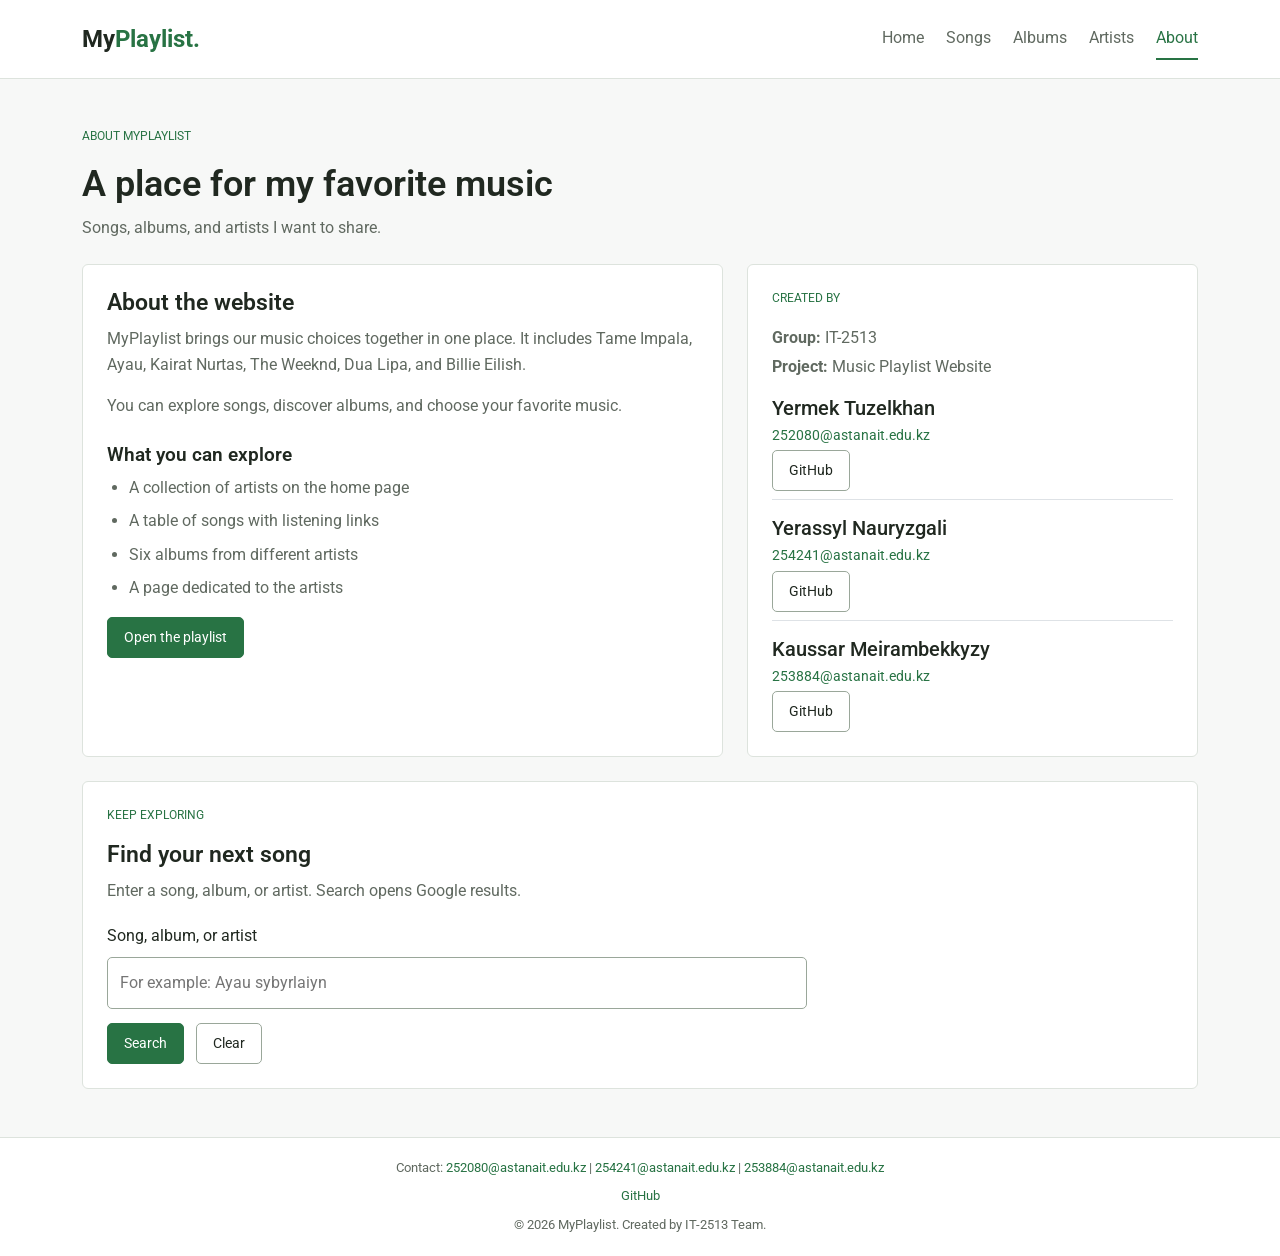
<file: about.html>
<!DOCTYPE html>
<html lang="en">
    <head>
        <meta charset="UTF-8">
        <meta name="viewport" content="width=device-width, initial-scale=1.0">
        <title> About | MyPlaylist </title>
        <link href="https://cdn.jsdelivr.net/npm/bootstrap@5.3.0/dist/css/bootstrap.min.css" rel="stylesheet">
        <link href="https://fonts.googleapis.com/css2?family=Roboto:wght@400;500;600;700&amp;display=swap" rel="stylesheet">
        <link href="css/style.css" rel="stylesheet">
        <link href="css/about.css" rel="stylesheet">
    </head>
    <body>
        <header class="header">
            <div class="container header-container">
                <a href="index.html" class="logo"> My<span>Playlist.</span> </a>
                <nav>
                    <ul class="nav-links">
                        <li>
                            <a href="index.html"> Home </a>
                        </li>
                        <li>
                            <a href="songs.html"> Songs </a>
                        </li>
                        <li>
                            <a href="albums.html"> Albums </a>
                        </li>
                        <li>
                            <a href="artists.html"> Artists </a>
                        </li>
                        <li>
                            <a href="about.html" class="active"> About </a>
                        </li>
                    </ul>
                </nav>
            </div>
        </header>
        <main class="container my-5">
            <section class="page-heading">
                <p class="small-title"> ABOUT MYPLAYLIST </p>
                <h1> A place for my favorite music </h1>
                <p> Songs, albums, and artists I want to share. </p>
            </section>
            <div class="row g-4">
                <div class="col-12 col-lg-7">
                    <section class="panel h-100">
                        <h2> About the website </h2>
                        <p> MyPlaylist brings our music choices together in one place. It includes Tame Impala, Ayau, Kairat Nurtas, The Weeknd, Dua Lipa, and Billie Eilish. </p>
                        <p> You can explore songs, discover albums, and choose your favorite music. </p>
                        <h3 class="mt-4"> What you can explore </h3>
                        <ul class="track-list">
                            <li>
                                A collection of artists on the home page
                            </li>
                            <li>
                                A table of songs with listening links
                            </li>
                            <li>
                                Six albums from different artists
                            </li>
                            <li>
                                A page dedicated to the artists
                            </li>
                        </ul>
                        <a href="songs.html" class="btn music-btn"> Open the playlist </a>
                    </section>
                </div>
                <div class="col-12 col-lg-5">
                    <aside class="panel h-100">
                        <p class="small-title"> CREATED BY </p>
                        <p class="mb-1"><strong>Group:</strong> IT-2513</p>
                        <p class="mb-3"><strong>Project:</strong> Music Playlist Website</p>
                        
                        <!-- Yermek -->
                        <div class="creator-item mb-3 pb-2 border-bottom">
                            <h5 class="mb-1">Yermek Tuzelkhan</h5>
                            <p class="mb-1 small text-muted">
                                <a href="mailto:252080@astanait.edu.kz">252080@astanait.edu.kz</a>
                            </p>
                            <a href="https://github.com/yTuzelkhan" target="_blank" rel="noopener noreferrer" class="btn btn-sm second-btn">GitHub</a>
                        </div>

                        <!-- Yerassyl -->
                        <div class="creator-item mb-3 pb-2 border-bottom">
                            <h5 class="mb-1">Yerassyl Nauryzgali</h5>
                            <p class="mb-1 small text-muted">
                                <a href="mailto:254241@astanait.edu.kz">254241@astanait.edu.kz</a>
                            </p>
                            <a href="https://github.com/Yerassyl077" target="_blank" rel="noopener noreferrer" class="btn btn-sm second-btn">GitHub</a>
                        </div>

                        <!-- Kaussar -->
                        <div class="creator-item">
                            <h5 class="mb-1">Kaussar Meirambekkyzy</h5>
                            <p class="mb-1 small text-muted">
                                <a href="mailto:253884@astanait.edu.kz">253884@astanait.edu.kz</a>
                            </p>
                            <a href="https://github.com/meirambekkausar" target="_blank" rel="noopener noreferrer" class="btn btn-sm second-btn">GitHub</a>
                        </div>
                    </aside>
                </div>
            </div>
            <section class="panel section mt-4" id="music-search">
                <p class="small-title"> KEEP EXPLORING </p>
                <h2> Find your next song </h2>
                <p>Enter a song, album, or artist. Search opens Google results.</p>
                <form action="https://www.google.com/search" method="get">
                    <label for="search_query"> Song, album, or artist </label>
                    <input type="search" id="search_query" name="q" placeholder="For example: Ayau sybyrlaiyn" required>
                    <div class="form-buttons">
                        <button type="submit" class="btn music-btn"> Search </button>
                        <button type="reset" class="btn second-btn"> Clear </button>
                    </div>
                </form>
            </section>
        </main>
        <footer class="footer">
            <div class="container">
                <p> Contact: <a href="mailto:252080@astanait.edu.kz">252080@astanait.edu.kz</a> | <a href="mailto:254241@astanait.edu.kz">254241@astanait.edu.kz</a> | <a href="mailto:253884@astanait.edu.kz">253884@astanait.edu.kz</a> </p>
                <div class="social-links">
                    <a href="https://github.com/yTuzelkhan" target="_blank" rel="noopener noreferrer"> GitHub </a>
                </div>
                <p class="mb-0 text-center"> &copy; 2026 MyPlaylist. Created by IT-2513 Team. </p>
            </div>
        </footer>
    </body>
</html>
</file>
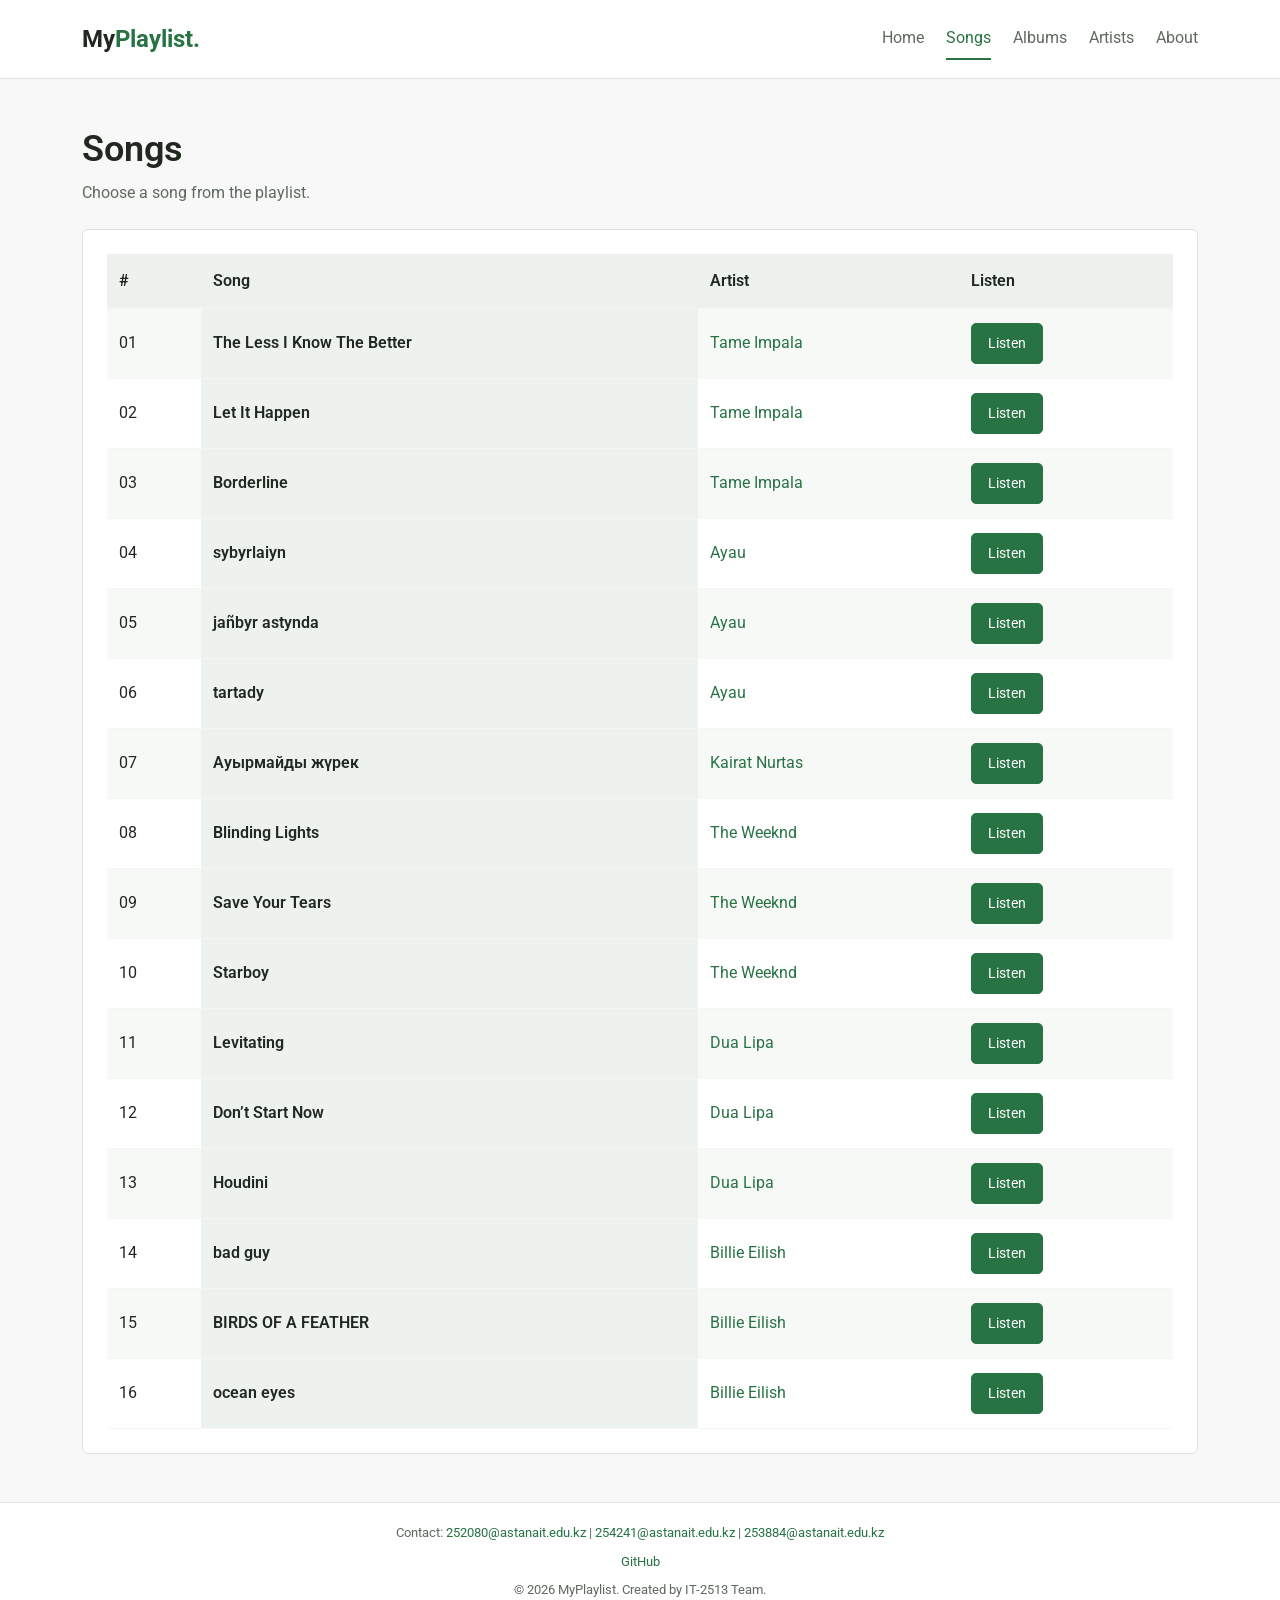
<file: songs.html>
<!DOCTYPE html>
<html lang="en">
    <head>
        <meta charset="UTF-8">
        <meta name="viewport" content="width=device-width, initial-scale=1.0">
        <title> Songs | MyPlaylist </title>
        <link href="https://cdn.jsdelivr.net/npm/bootstrap@5.3.0/dist/css/bootstrap.min.css" rel="stylesheet">
        <link href="https://fonts.googleapis.com/css2?family=Roboto:wght@400;500;600;700&amp;display=swap" rel="stylesheet">
        <link href="css/style.css" rel="stylesheet">
        <link href="css/songs.css" rel="stylesheet">
    </head>
    <body>
        <header class="header">
            <div class="container header-container">
                <a href="index.html" class="logo"> My<span>Playlist.</span> </a>
                <nav>
                    <ul class="nav-links">
                        <li>
                            <a href="index.html"> Home </a>
                        </li>
                        <li>
                            <a href="songs.html" class="active"> Songs </a>
                        </li>
                        <li>
                            <a href="albums.html"> Albums </a>
                        </li>
                        <li>
                            <a href="artists.html"> Artists </a>
                        </li>
                        <li>
                            <a href="about.html"> About </a>
                        </li>
                    </ul>
                </nav>
            </div>
        </header>
        <main class="container my-5">
            <section class="page-heading">
                <h1>Songs</h1>
                <p>Choose a song from the playlist.</p>
            </section>
            <section class="panel">
                <div class="table-responsive">
                    <table class="song-table">
                        <tr>
                            <th scope="col">
                                #
                            </th>
                            <th scope="col">
                                Song
                            </th>
                            <th scope="col">
                                Artist
                            </th>
                            <th scope="col">
                                Listen
                            </th>
                        </tr>
                        <tr>
                            <td>
                                01
                            </td>
                            <th scope="row">
                                The Less I Know The Better
                            </th>
                            <td>
                                <a href="artists.html#tame-impala">Tame Impala</a>
                            </td>
                            <td>
                                <a class="btn music-btn" href="https://www.youtube.com/watch?v=sBzrzS1Ag_g" target="_blank" rel="noopener noreferrer">Listen</a>
                            </td>
                        </tr>
                        <tr>
                            <td>
                                02
                            </td>
                            <th scope="row">
                                Let It Happen
                            </th>
                            <td>
                                <a href="artists.html#tame-impala">Tame Impala</a>
                            </td>
                            <td>
                                <a class="btn music-btn" href="https://www.youtube.com/watch?v=pFptt7Cargc" target="_blank" rel="noopener noreferrer">Listen</a>
                            </td>
                        </tr>
                        <tr>
                            <td>
                                03
                            </td>
                            <th scope="row">
                                Borderline
                            </th>
                            <td>
                                <a href="artists.html#tame-impala">Tame Impala</a>
                            </td>
                            <td>
                                <a class="btn music-btn" href="https://www.youtube.com/watch?v=2g5xkLqIElU" target="_blank" rel="noopener noreferrer">Listen</a>
                            </td>
                        </tr>
                        <tr>
                            <td>
                                04
                            </td>
                            <th scope="row">
                                sybyrlaiyn
                            </th>
                            <td>
                                <a href="artists.html#ayau">Ayau</a>
                            </td>
                            <td>
                                <a class="btn music-btn" href="https://www.youtube.com/watch?v=cM3u7-tEa8k" target="_blank" rel="noopener noreferrer">Listen</a>
                            </td>
                        </tr>
                        <tr>
                            <td>
                                05
                            </td>
                            <th scope="row">
                                jañbyr astynda
                            </th>
                            <td>
                                <a href="artists.html#ayau">Ayau</a>
                            </td>
                            <td>
                                <a class="btn music-btn" href="https://www.youtube.com/watch?v=WjB1rJkWaX4" target="_blank" rel="noopener noreferrer">Listen</a>
                            </td>
                        </tr>
                        <tr>
                            <td>
                                06
                            </td>
                            <th scope="row">
                                tartady
                            </th>
                            <td>
                                <a href="artists.html#ayau">Ayau</a>
                            </td>
                            <td>
                                <a class="btn music-btn" href="https://www.youtube.com/watch?v=Jm-s5aTf1k8" target="_blank" rel="noopener noreferrer">Listen</a>
                            </td>
                        </tr>
                        <tr>
                            <td>
                                07
                            </td>
                            <th scope="row">
                                Ауырмайды жүрек
                            </th>
                            <td>
                                <a href="artists.html#kairat-nurtas">Kairat Nurtas</a>
                            </td>
                            <td>
                                <a class="btn music-btn" href="https://www.youtube.com/watch?v=pY5U4a4J_8U" target="_blank" rel="noopener noreferrer">Listen</a>
                            </td>
                        </tr>
                        <tr>
                            <td>
                                08
                            </td>
                            <th scope="row">
                                Blinding Lights
                            </th>
                            <td>
                                <a href="artists.html#the-weeknd">The Weeknd</a>
                            </td>
                            <td>
                                <a class="btn music-btn" href="https://www.youtube.com/watch?v=4NRXx6U8ABQ" target="_blank" rel="noopener noreferrer">Listen</a>
                            </td>
                        </tr>
                        <tr>
                            <td>
                                09
                            </td>
                            <th scope="row">
                                Save Your Tears
                            </th>
                            <td>
                                <a href="artists.html#the-weeknd">The Weeknd</a>
                            </td>
                            <td>
                                <a class="btn music-btn" href="https://www.youtube.com/watch?v=XXYlFuWEuKI" target="_blank" rel="noopener noreferrer">Listen</a>
                            </td>
                        </tr>
                        <tr>
                            <td>
                                10
                            </td>
                            <th scope="row">
                                Starboy
                            </th>
                            <td>
                                <a href="artists.html#the-weeknd">The Weeknd</a>
                            </td>
                            <td>
                                <a class="btn music-btn" href="https://www.youtube.com/watch?v=34Na4j8AVgA" target="_blank" rel="noopener noreferrer">Listen</a>
                            </td>
                        </tr>
                        <tr>
                            <td>
                                11
                            </td>
                            <th scope="row">
                                Levitating
                            </th>
                            <td>
                                <a href="artists.html#dua-lipa">Dua Lipa</a>
                            </td>
                            <td>
                                <a class="btn music-btn" href="https://www.youtube.com/watch?v=TUVcZfQe-Kw" target="_blank" rel="noopener noreferrer">Listen</a>
                            </td>
                        </tr>
                        <tr>
                            <td>
                                12
                            </td>
                            <th scope="row">
                                Don’t Start Now
                            </th>
                            <td>
                                <a href="artists.html#dua-lipa">Dua Lipa</a>
                            </td>
                            <td>
                                <a class="btn music-btn" href="https://www.youtube.com/watch?v=oygrmJFKYZY" target="_blank" rel="noopener noreferrer">Listen</a>
                            </td>
                        </tr>
                        <tr>
                            <td>
                                13
                            </td>
                            <th scope="row">
                                Houdini
                            </th>
                            <td>
                                <a href="artists.html#dua-lipa">Dua Lipa</a>
                            </td>
                            <td>
                                <a class="btn music-btn" href="https://www.youtube.com/watch?v=suAR1PYFNYA" target="_blank" rel="noopener noreferrer">Listen</a>
                            </td>
                        </tr>
                        <tr>
                            <td>
                                14
                            </td>
                            <th scope="row">
                                bad guy
                            </th>
                            <td>
                                <a href="artists.html#billie-eilish">Billie Eilish</a>
                            </td>
                            <td>
                                <a class="btn music-btn" href="https://www.youtube.com/watch?v=DyDfgMOUjCI" target="_blank" rel="noopener noreferrer">Listen</a>
                            </td>
                        </tr>
                        <tr>
                            <td>
                                15
                            </td>
                            <th scope="row">
                                BIRDS OF A FEATHER
                            </th>
                            <td>
                                <a href="artists.html#billie-eilish">Billie Eilish</a>
                            </td>
                            <td>
                                <a class="btn music-btn" href="https://www.youtube.com/watch?v=d5gf9dXbPi0" target="_blank" rel="noopener noreferrer">Listen</a>
                            </td>
                        </tr>
                        <tr>
                            <td>
                                16
                            </td>
                            <th scope="row">
                                ocean eyes
                            </th>
                            <td>
                                <a href="artists.html#billie-eilish">Billie Eilish</a>
                            </td>
                            <td>
                                <a class="btn music-btn" href="https://www.youtube.com/watch?v=viimfQi_pDA" target="_blank" rel="noopener noreferrer">Listen</a>
                            </td>
                        </tr>
                    </table>
                </div>
            </section>
        </main>
        <footer class="footer">
    <div class="container">
        <p> Contact: <a href="mailto:252080@astanait.edu.kz">252080@astanait.edu.kz</a> | <a href="mailto:254241@astanait.edu.kz">254241@astanait.edu.kz</a> | <a href="mailto:253884@astanait.edu.kz">253884@astanait.edu.kz</a> </p>
        <div class="social-links">
            <a href="https://github.com/yTuzelkhan" target="_blank" rel="noopener noreferrer"> GitHub </a>
        </div>
        <p class="mb-0 text-center"> &copy; 2026 MyPlaylist. Created by IT-2513 Team. </p>
    </div>
</footer>
    </body>
</html>
</file>
<file: css/style.css>
:root {
    --main-color: #287344;
    --text-color: #202820;
    --muted-color: #606960;
}

* {
    box-sizing: border-box;
}

body {
    margin: 0;
    font-family: "Roboto", Arial, sans-serif;
    background: #f7f8f7;
    color: var(--text-color);
    line-height: 1.6;
    min-height: 100vh;
    display: flex;
    flex-direction: column;
}

main {
    flex: 1;
}

a {
    color: var(--main-color);
    text-decoration: none;
}

a:hover {
    color: #1c5431;
    text-decoration: underline;
}

a:focus, button:focus, input:focus {
    outline: 3px solid var(--main-color);
    outline-offset: 4px;
}

h1 {
    font-size: 36px;
}

h2 {
    font-size: 23px;
}

h3 {
    font-size: 19px;
}

h1, h2, h3 {
    font-weight: 600;
    line-height: 1.25;
}

p {
    color: var(--muted-color);
}

.header {
    background: white;
    border-bottom: 1px solid #dde3dd;
    padding: 18px 0;
}

.header-container {
    display: flex;
    justify-content: space-between;
    align-items: center;
    gap: 20px;
}

.logo {
    color: var(--text-color);
    font-size: 24px;
    font-weight: bold;
}

.logo span {
    color: var(--main-color);
}

.nav-links {
    display: flex;
    gap: 22px;
    list-style: none;
    padding: 0;
    margin: 0;
    flex-wrap: wrap;
}

.nav-links a {
    color: var(--muted-color);
    padding: 7px 0;
    display: inline-block;
}

.nav-links .active {
    color: var(--main-color);
    border-bottom: 2px solid;
}

.btn {
    font-size: 14px;
    padding: 9px 16px;
    border-radius: 5px;
}

.music-btn {
    background: var(--main-color);
    color: white;
    border: 1px solid var(--main-color);
}

.music-btn:hover {
    background: #1c5431;
    color: white;
    text-decoration: none;
}

.second-btn {
    border: 1px solid #9aa79a;
    color: var(--text-color);
}

.second-btn:hover {
    background: #edf2ed;
}

.section {
    margin-top: 32px;
}

.page-heading {
    margin-bottom: 24px;
}

.panel {
    background: white;
    border: 1px solid #dde3dd;
    border-radius: 6px;
    padding: 24px;
}

.footer {
    border-top: 1px solid #dde3dd;
    padding: 20px 0;
    text-align: center;
    font-size: 13px;
    background: white;
}

.footer p {
    margin-bottom: 8px;
}

.social-links {
    display: flex;
    justify-content: center;
    gap: 20px;
    margin-bottom: 8px;
}

@media (max-width: 991px) {
    .header-container {
        flex-direction: column;
        gap: 10px;
    }
}

@media (max-width: 575px) {
    .nav-links {
        justify-content: center;
        gap: 14px;
        font-size: 14px;
    }

    h1 {
        font-size: 30px;
    }

    .panel {
        padding: 16px;
    }
}
</file>
<file: css/about.css>
.small-title {
    color: var(--main-color);
    font-size: 12px;
}

.track-list {
    padding-left: 22px;
    color: var(--muted-color);
}

.track-list li {
    margin: 8px 0;
}

form {
    max-width: 700px;
    margin-top: 20px;
}

label {
    display: block;
    margin-bottom: 8px;
}

input {
    width: 100%;
    padding: 12px;
    border: 1px solid #9aa79a;
    border-radius: 5px;
    font: inherit;
}

.form-buttons {
    display: flex;
    gap: 12px;
    margin-top: 14px;
}
</file>
<file: css/songs.css>
.song-table {
    width: 100%;
    min-width: 560px;
    border-collapse: collapse;
}

.song-table th, .song-table td {
    text-align: left;
    padding: 14px 12px;
    border-bottom: 1px solid #f3f6f3;
}

.song-table th {
    background: #eef2ee;
    font-weight: 600;
}

.song-table tr:nth-child(even) {
    background: #f7f9f7;
}

.song-table tr:hover {
    background: #edf3ed;
}
</file>
